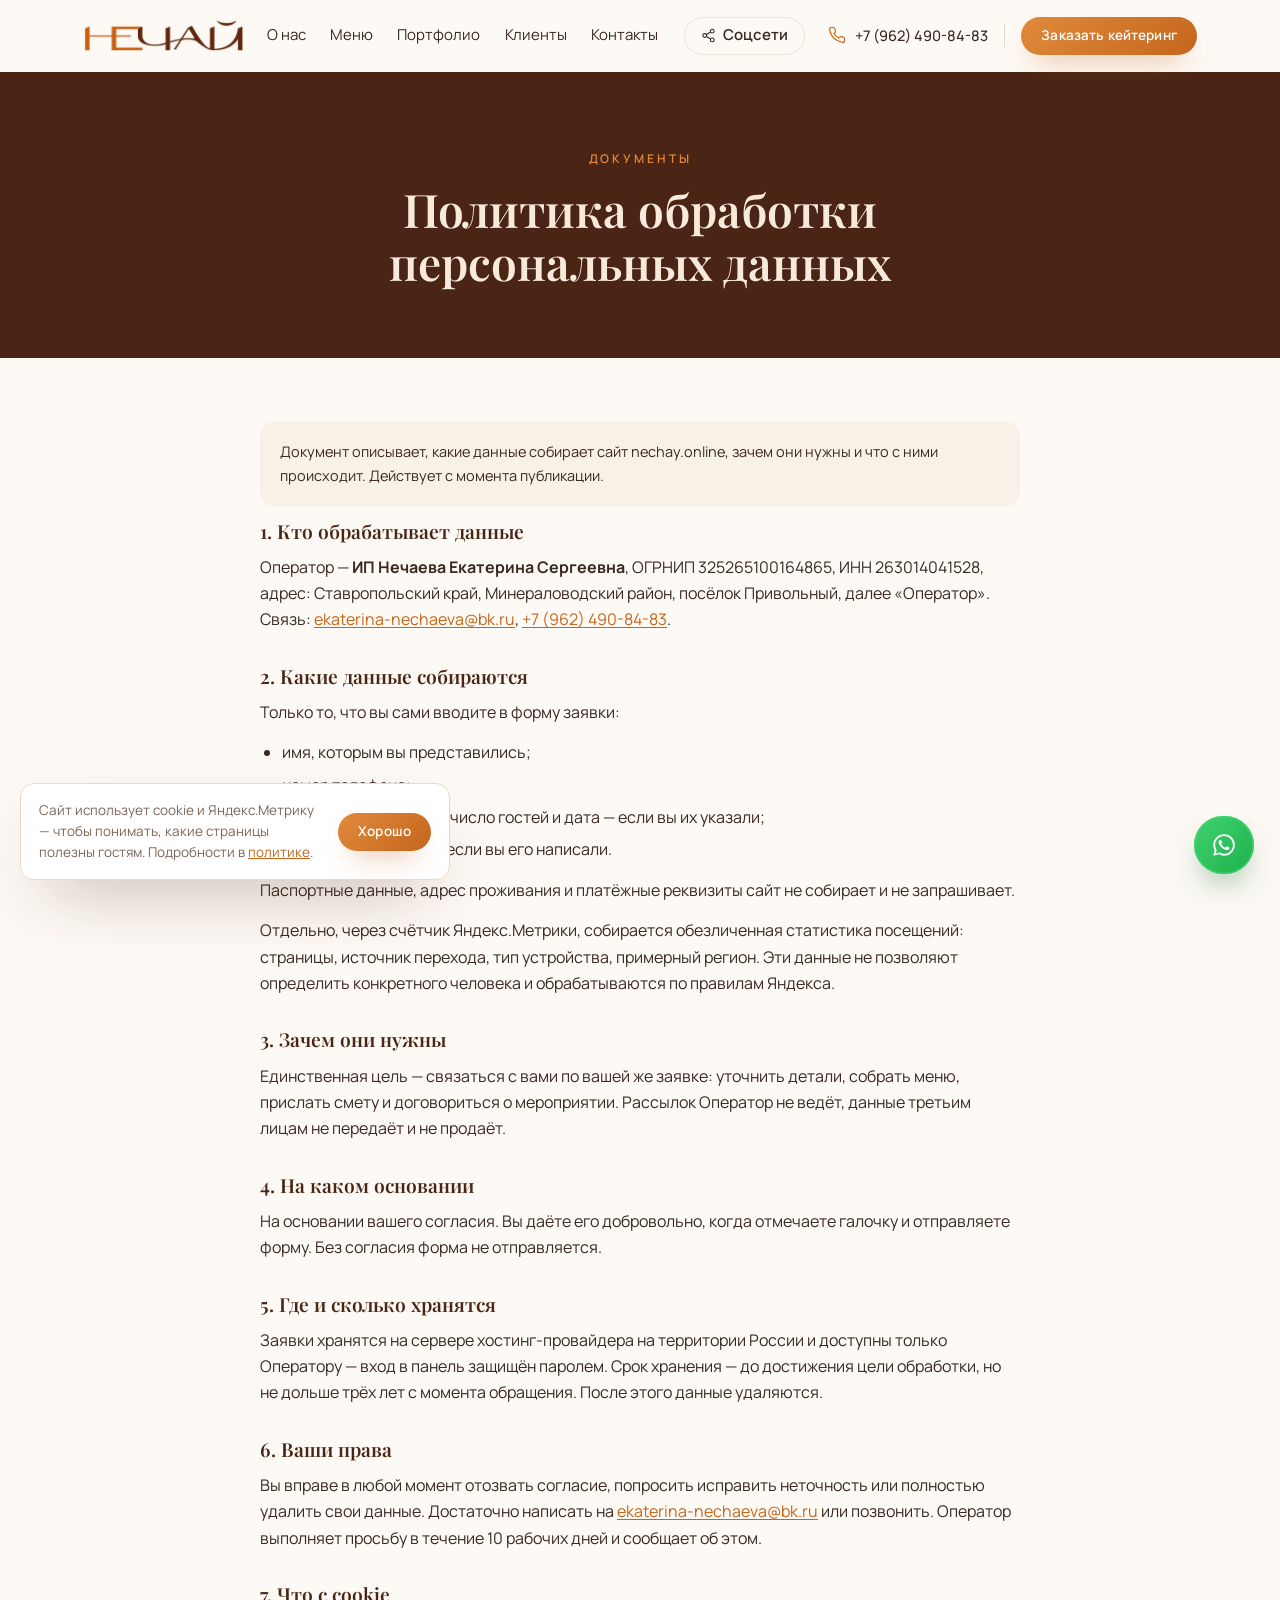
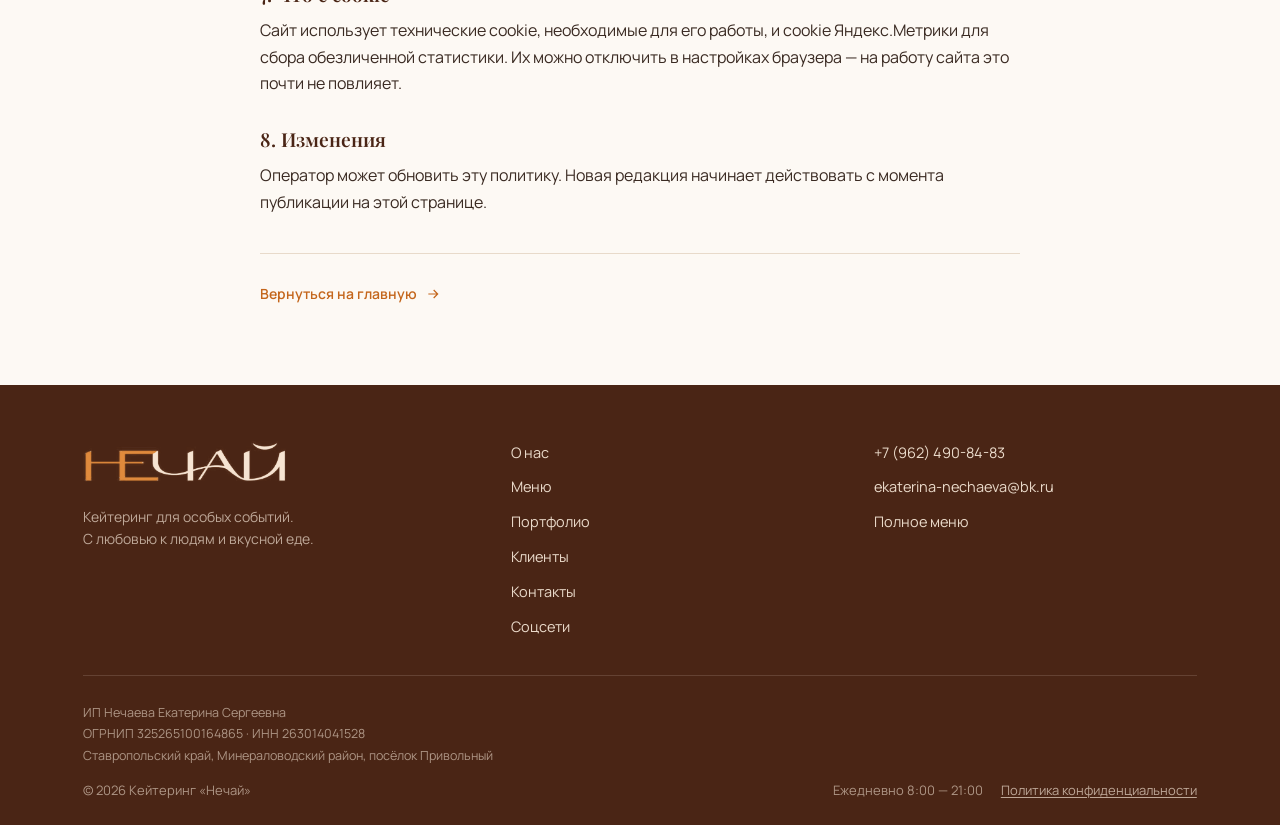
<file: privacy.html>
<!DOCTYPE html>
<html lang="ru">
<head>
<meta charset="UTF-8">
<meta name="viewport" content="width=device-width, initial-scale=1">
<title>Политика обработки персональных данных — НЕЧАЙ</title>
<meta name="description" content="Как кейтеринг «Нечай» собирает, использует и хранит персональные данные посетителей сайта.">
<meta name="robots" content="noindex, follow">
<link rel="canonical" href="https://nechay.online/privacy.html">
<link rel="icon" href="assets/img/favicon.png" type="image/png">
<link rel="preconnect" href="https://fonts.googleapis.com">
<link rel="preconnect" href="https://fonts.gstatic.com" crossorigin>
<link href="https://fonts.googleapis.com/css2?family=Playfair+Display:wght@400;500;600;700&family=Manrope:wght@300;400;500;600;700&family=Marck+Script&display=swap" rel="stylesheet">
<link rel="stylesheet" href="css/style.css?v=28">
</head>
<body>

<!-- ============ HEADER ============ -->
<header class="header" id="header">
  <div class="container header__inner">
    <a href="index.html" class="logo" aria-label="Нечай — на главную">
      <img src="assets/img/logo.png?v=2" alt="НЕЧАЙ" class="logo__img" data-fallback="logo">
      <span class="logo__text" hidden><span>НЕ</span><span>ЧАЙ</span></span>
    </a>

    <nav class="nav" id="nav">
      <a href="index.html#about">О нас</a>
      <a href="index.html#menu">Меню</a>
      <a href="index.html#portfolio">Портфолио</a>
      <a href="index.html#clients">Клиенты</a>
      <a href="index.html#contacts">Контакты</a>
      <a href="social.html" class="nav__btn">
        <svg viewBox="0 0 24 24" width="15" height="15" fill="none" stroke="currentColor" stroke-width="1.7"><circle cx="18" cy="5" r="3"/><circle cx="6" cy="12" r="3"/><circle cx="18" cy="19" r="3"/><path d="m8.6 13.5 6.8 4M15.4 6.5l-6.8 4"/></svg>
        Соцсети
      </a>
    </nav>

    <div class="header__actions">
      <a href="tel:+79624908483" class="header__phone">
        <svg viewBox="0 0 24 24" width="18" height="18" fill="none" stroke="currentColor" stroke-width="1.6"><path d="M22 16.9v3a2 2 0 0 1-2.2 2 19.8 19.8 0 0 1-8.6-3.1 19.5 19.5 0 0 1-6-6A19.8 19.8 0 0 1 2.1 4.2 2 2 0 0 1 4.1 2h3a2 2 0 0 1 2 1.7c.1 1 .4 1.9.7 2.8a2 2 0 0 1-.5 2.1L8.1 9.9a16 16 0 0 0 6 6l1.3-1.3a2 2 0 0 1 2.1-.4c.9.3 1.8.6 2.8.7a2 2 0 0 1 1.7 2z"/></svg>
        <span>+7 (962) 490-84-83</span>
      </a>
      <span class="header__divider"></span>
      <a href="index.html#contacts" class="btn btn--primary btn--sm">Заказать кейтеринг</a>
    </div>

    <button class="burger" id="burger" aria-label="Меню" aria-expanded="false"><span></span><span></span><span></span></button>
  </div>
</header>


<section class="page-hero page-hero--plain">
  <div class="container page-hero__inner">
    <p class="page-hero__eyebrow">Документы</p>
    <h1 class="page-hero__title">Политика обработки<br>персональных данных</h1>
  </div>
</section>

<section class="doc">
  <div class="container doc__inner">

    <p class="doc__note">
      Документ описывает, какие данные собирает сайт nechay.online, зачем они нужны
      и что с ними происходит. Действует с момента публикации.
    </p>

    <h2>1. Кто обрабатывает данные</h2>
    <p>
      Оператор — <b>ИП Нечаева Екатерина Сергеевна</b>, ОГРНИП 325265100164865,
      ИНН 263014041528, адрес: Ставропольский край, Минераловодский район,
      посёлок Привольный, далее «Оператор».<br>
      Связь: <a href="mailto:ekaterina-nechaeva@bk.ru">ekaterina-nechaeva@bk.ru</a>,
      <a href="tel:+79624908483">+7 (962) 490-84-83</a>.
    </p>

    <h2>2. Какие данные собираются</h2>
    <p>Только то, что вы сами вводите в форму заявки:</p>
    <ul>
      <li>имя, которым вы представились;</li>
      <li>номер телефона;</li>
      <li>формат мероприятия, число гостей и дата — если вы их указали;</li>
      <li>текст комментария — если вы его написали.</li>
    </ul>
    <p>
      Паспортные данные, адрес проживания и платёжные реквизиты сайт не собирает
      и не запрашивает.
    </p>
    <p>
      Отдельно, через счётчик Яндекс.Метрики, собирается обезличенная статистика
      посещений: страницы, источник перехода, тип устройства, примерный регион.
      Эти данные не позволяют определить конкретного человека и обрабатываются
      по правилам Яндекса.
    </p>

    <h2>3. Зачем они нужны</h2>
    <p>
      Единственная цель — связаться с вами по вашей же заявке: уточнить детали,
      собрать меню, прислать смету и договориться о мероприятии.
      Рассылок Оператор не ведёт, данные третьим лицам не передаёт и не продаёт.
    </p>

    <h2>4. На каком основании</h2>
    <p>
      На основании вашего согласия. Вы даёте его добровольно, когда отмечаете
      галочку и отправляете форму. Без согласия форма не отправляется.
    </p>

    <h2>5. Где и сколько хранятся</h2>
    <p>
      Заявки хранятся на сервере хостинг-провайдера на территории России
      и доступны только Оператору — вход в панель защищён паролем.
      Срок хранения — до достижения цели обработки, но не дольше трёх лет
      с момента обращения. После этого данные удаляются.
    </p>

    <h2>6. Ваши права</h2>
    <p>
      Вы вправе в любой момент отозвать согласие, попросить исправить
      неточность или полностью удалить свои данные. Достаточно написать
      на <a href="mailto:ekaterina-nechaeva@bk.ru">ekaterina-nechaeva@bk.ru</a>
      или позвонить. Оператор выполняет просьбу в течение 10 рабочих дней
      и сообщает об этом.
    </p>

    <h2 id="cookie">7. Что с cookie</h2>
    <p>
      Сайт использует технические cookie, необходимые для его работы,
      и cookie Яндекс.Метрики для сбора обезличенной статистики.
      Их можно отключить в настройках браузера — на работу сайта это
      почти не повлияет.
    </p>

    <h2>8. Изменения</h2>
    <p>
      Оператор может обновить эту политику. Новая редакция начинает
      действовать с момента публикации на этой странице.
    </p>

    <p class="doc__back">
      <a href="index.html" class="section-link">Вернуться на главную
        <svg viewBox="0 0 24 24" width="16" height="16" fill="none" stroke="currentColor" stroke-width="1.8"><path d="M5 12h14M13 6l6 6-6 6"/></svg>
      </a>
    </p>
  </div>
</section>

<!-- ============ FOOTER ============ -->
<footer class="footer">
  <div class="container footer__inner">
    <div class="footer__brand">
      <span class="logo logo--footer">
        <img src="assets/img/logo-light.png?v=2" alt="НЕЧАЙ" class="logo__img" data-fallback="logo">
        <span class="logo__text" hidden><span>НЕ</span><span>ЧАЙ</span></span>
      </span>
      <p>Кейтеринг для особых событий.<br>С любовью к людям и вкусной еде.</p>
    </div>

    <nav class="footer__nav">
      <a href="index.html#about">О нас</a>
      <a href="index.html#menu">Меню</a>
      <a href="index.html#portfolio">Портфолио</a>
      <a href="index.html#clients">Клиенты</a>
      <a href="index.html#contacts">Контакты</a>
      <a href="social.html">Соцсети</a>
    </nav>

    <div class="footer__contact">
      <a href="tel:+79624908483">+7 (962) 490-84-83</a>
      <a href="mailto:ekaterina-nechaeva@bk.ru">ekaterina-nechaeva@bk.ru</a>
      <a href="https://menusa.app/11ef7fbb8e6bce53bec017064314d17f" target="_blank" rel="noopener">Полное меню</a>
    </div>
  </div>
  <div class="container footer__req">
    <p>
      ИП Нечаева Екатерина Сергеевна<br>
      ОГРНИП 325265100164865 · ИНН 263014041528<br>
      Ставропольский край, Минераловодский район, посёлок Привольный
    </p>
  </div>
  <div class="container footer__bottom">
    <span>© <span id="year">2026</span> Кейтеринг «Нечай»</span>
    <span class="footer__legal">Ежедневно 8:00 — 21:00 <a href="privacy.html">Политика конфиденциальности</a></span>
  </div>
</footer>

<!-- быстрый заказ в WhatsApp -->
<a class="wa-fab" href="https://wa.me/79624908483" target="_blank" rel="noopener"
   aria-label="Написать в WhatsApp">
  <svg viewBox="0 0 24 24" fill="currentColor" aria-hidden="true"><path d="M12.04 2C6.58 2 2.13 6.45 2.13 11.91c0 1.75.46 3.45 1.32 4.95L2 22l5.25-1.38a9.9 9.9 0 0 0 4.79 1.22h.01c5.46 0 9.91-4.45 9.91-9.91 0-2.65-1.03-5.14-2.9-7.01A9.82 9.82 0 0 0 12.04 2Zm0 18.15h-.01a8.2 8.2 0 0 1-4.19-1.15l-.3-.18-3.12.82.83-3.04-.2-.31a8.18 8.18 0 0 1-1.26-4.38c0-4.54 3.7-8.23 8.25-8.23 2.2 0 4.27.86 5.83 2.41a8.18 8.18 0 0 1 2.41 5.83c0 4.54-3.7 8.23-8.24 8.23Zm4.52-6.16c-.25-.12-1.47-.72-1.69-.81-.23-.08-.39-.12-.56.13-.16.24-.64.8-.79.97-.14.16-.29.18-.54.06-.25-.13-1.05-.39-1.99-1.23-.74-.66-1.23-1.47-1.38-1.72-.14-.25-.01-.38.11-.5.11-.11.25-.29.37-.43.13-.15.17-.25.25-.41.08-.17.04-.31-.02-.43-.06-.12-.56-1.34-.76-1.84-.2-.48-.4-.42-.56-.43h-.47c-.17 0-.43.06-.66.31-.22.25-.87.85-.87 2.07s.89 2.4 1.02 2.56c.12.17 1.75 2.67 4.25 3.74.59.26 1.05.41 1.41.52.59.19 1.13.16 1.56.1.48-.07 1.47-.6 1.68-1.18.21-.58.21-1.08.14-1.18-.06-.11-.22-.17-.47-.29Z"/></svg>
  <span>Заказать в WhatsApp</span>
</a>

<!-- уведомление про cookie -->
<div class="cookie" id="cookieNote" role="region" aria-label="Уведомление о cookie" hidden>
  <p>Сайт использует cookie и Яндекс.Метрику — чтобы понимать, какие страницы
     полезны гостям. Подробности в <a href="privacy.html#cookie">политике</a>.</p>
  <button type="button" class="btn btn--primary btn--sm" id="cookieOk">Хорошо</button>
</div>

<script src="js/main.js?v=28"></script>
</body>
</html>
</file>
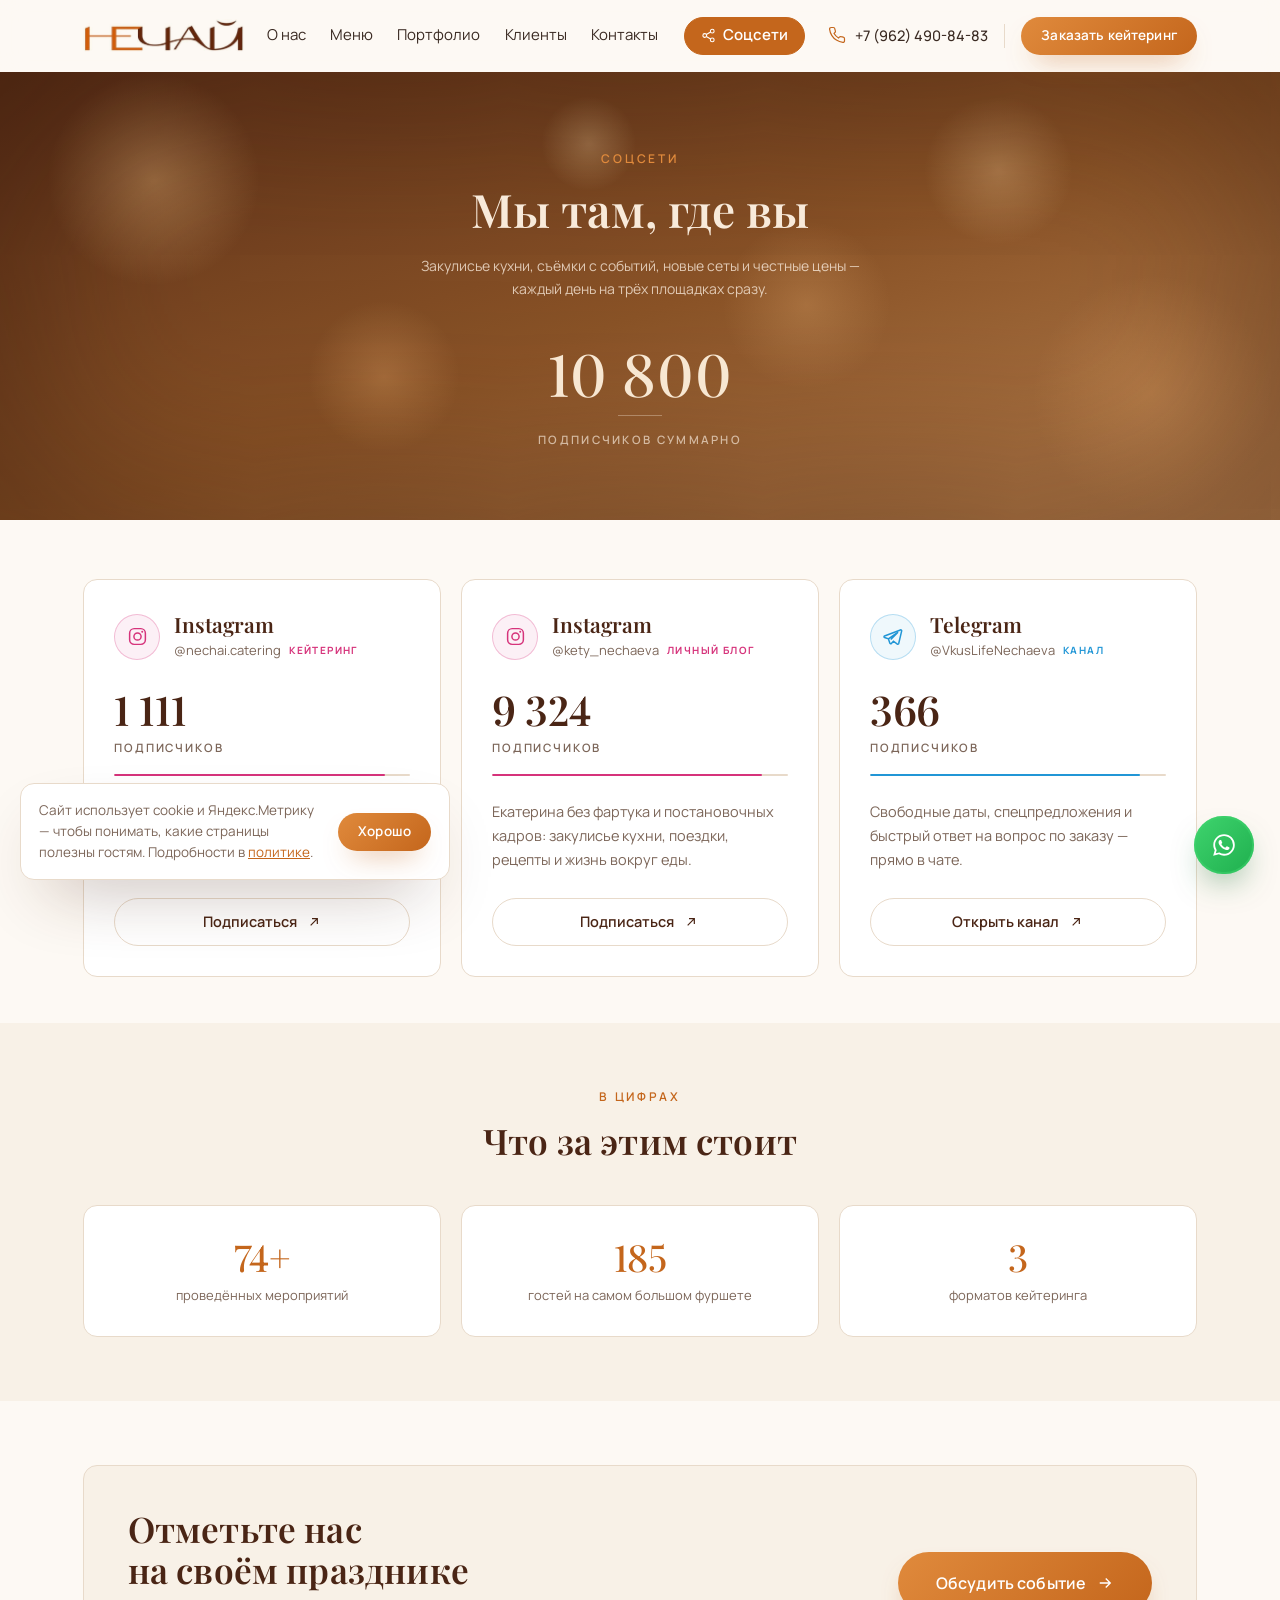
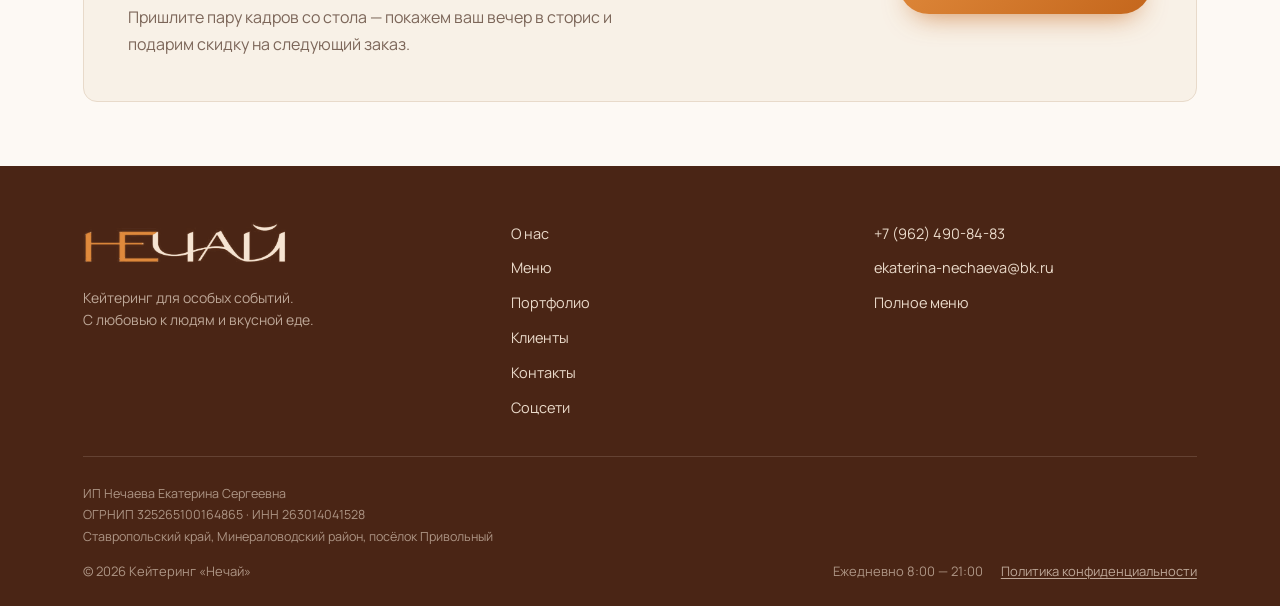
<file: social.html>
<!DOCTYPE html>
<html lang="ru">
<head>
<meta charset="UTF-8">
<meta name="viewport" content="width=device-width, initial-scale=1">
<title>Соцсети — кейтеринг НЕЧАЙ</title>
<meta name="description" content="Кейтеринг «Нечай» в соцсетях: Instagram, YouTube и Telegram. Закулисье кухни, съёмки с событий и анонсы новых сетов.">
<link rel="canonical" href="https://nechay.online/social.html">
<meta name="theme-color" content="#FDF9F4">

<!-- карточка для мессенджеров и соцсетей -->
<meta property="og:type" content="website">
<meta property="og:locale" content="ru_RU">
<meta property="og:site_name" content="Кейтеринг «Нечай»">
<meta property="og:url" content="https://nechay.online/social.html">
<meta property="og:title" content="Соцсети — кейтеринг НЕЧАЙ">
<meta property="og:description" content="Кейтеринг «Нечай» в Instagram и Telegram: закулисье кухни, съёмки с событий и анонсы новых сетов.">
<meta property="og:image" content="https://nechay.online/assets/img/og-cover.jpg">
<meta property="og:image:type" content="image/jpeg">
<meta property="og:image:width" content="1200">
<meta property="og:image:height" content="630">
<meta property="og:image:alt" content="Кейтеринг «Нечай» — фуршетный стол">
<meta name="twitter:card" content="summary_large_image">
<meta name="twitter:title" content="Соцсети — кейтеринг НЕЧАЙ">
<meta name="twitter:description" content="Кейтеринг «Нечай» в Instagram и Telegram: закулисье кухни, съёмки с событий и анонсы новых сетов.">
<meta name="twitter:image" content="https://nechay.online/assets/img/og-cover.jpg">

<link rel="icon" href="assets/img/favicon.png" type="image/png">
<link rel="preconnect" href="https://fonts.googleapis.com">
<link rel="preconnect" href="https://fonts.gstatic.com" crossorigin>
<link href="https://fonts.googleapis.com/css2?family=Playfair+Display:wght@400;500;600;700&family=Manrope:wght@300;400;500;600;700&family=Marck+Script&display=swap" rel="stylesheet">
<link rel="stylesheet" href="css/style.css?v=28">
</head>
<body>

<!-- ============ HEADER ============ -->
<header class="header" id="header">
  <div class="container header__inner">
    <a href="index.html" class="logo" aria-label="Нечай — на главную">
      <img src="assets/img/logo.png?v=2" alt="НЕЧАЙ" class="logo__img" data-fallback="logo">
      <span class="logo__text" hidden><span>НЕ</span><span>ЧАЙ</span></span>
    </a>

    <nav class="nav" id="nav">
      <a href="index.html#about">О нас</a>
      <a href="index.html#menu">Меню</a>
      <a href="index.html#portfolio">Портфолио</a>
      <a href="index.html#clients">Клиенты</a>
      <a href="index.html#contacts">Контакты</a>
      <a href="social.html" class="nav__btn is-active">
        <svg viewBox="0 0 24 24" width="15" height="15" fill="none" stroke="currentColor" stroke-width="1.7"><circle cx="18" cy="5" r="3"/><circle cx="6" cy="12" r="3"/><circle cx="18" cy="19" r="3"/><path d="m8.6 13.5 6.8 4M15.4 6.5l-6.8 4"/></svg>
        Соцсети
      </a>
    </nav>

    <div class="header__actions">
      <a href="tel:+79624908483" class="header__phone">
        <svg viewBox="0 0 24 24" width="18" height="18" fill="none" stroke="currentColor" stroke-width="1.6"><path d="M22 16.9v3a2 2 0 0 1-2.2 2 19.8 19.8 0 0 1-8.6-3.1 19.5 19.5 0 0 1-6-6A19.8 19.8 0 0 1 2.1 4.2 2 2 0 0 1 4.1 2h3a2 2 0 0 1 2 1.7c.1 1 .4 1.9.7 2.8a2 2 0 0 1-.5 2.1L8.1 9.9a16 16 0 0 0 6 6l1.3-1.3a2 2 0 0 1 2.1-.4c.9.3 1.8.6 2.8.7a2 2 0 0 1 1.7 2z"/></svg>
        <span>+7 (962) 490-84-83</span>
      </a>
      <span class="header__divider"></span>
      <a href="index.html#contacts" class="btn btn--primary btn--sm">Заказать кейтеринг</a>
    </div>

    <button class="burger" id="burger" aria-label="Меню" aria-expanded="false"><span></span><span></span><span></span></button>
  </div>
</header>

<!-- ============ ШАПКА СТРАНИЦЫ ============ -->
<section class="page-hero">
  <div class="page-hero__bg"></div>
  <div class="container page-hero__inner">
    <p class="page-hero__eyebrow">Соцсети</p>
    <h1 class="page-hero__title">Мы там, где вы</h1>
    <p class="page-hero__lead">Закулисье кухни, съёмки с событий, новые сеты и честные цены — <br>каждый день на трёх площадках сразу.</p>
    <p class="page-hero__total">
      <span class="counter counter--big" data-count="11815">0</span>
      <span class="page-hero__total-label">подписчиков суммарно</span>
    </p>
  </div>
</section>

<!-- ============ КАРТОЧКИ СОЦСЕТЕЙ ============ -->
<section class="socials">
  <div class="container">
    <div class="socials__grid">

      <article class="social-card social-card--ig">
        <header class="social-card__head">
          <span class="social-card__icon" aria-hidden="true">
            <svg viewBox="0 0 24 24" fill="none" stroke="currentColor" stroke-width="1.7">
              <rect x="3" y="3" width="18" height="18" rx="5.2"/>
              <circle cx="12" cy="12" r="4.1"/>
              <circle cx="17.4" cy="6.6" r="1.15" fill="currentColor" stroke="none"/>
            </svg>
          </span>
          <div>
            <h2>Instagram</h2>
            <p class="social-card__handle">@nechai.catering<span class="social-card__tag">кейтеринг</span></p>
          </div>
        </header>

        <div class="social-card__count">
          <span class="counter" data-count="1215">0</span>
          <span class="social-card__unit">подписчиков</span>
          <span class="counter-bar" aria-hidden="true"><i></i></span>
        </div>

        <p class="social-card__text">Рабочая страница: фуршеты крупным планом, сервировка, новые сеты и всё, что мы готовим на неделе.</p>

        <a href="https://www.instagram.com/nechai.catering" target="_blank" rel="noopener" class="social-card__btn">
          Подписаться
          <svg viewBox="0 0 24 24" width="16" height="16" fill="none" stroke="currentColor" stroke-width="1.8"><path d="M7 17 17 7M9 7h8v8"/></svg>
        </a>
      </article>

      <article class="social-card social-card--ig">
        <header class="social-card__head">
          <span class="social-card__icon" aria-hidden="true">
            <svg viewBox="0 0 24 24" fill="none" stroke="currentColor" stroke-width="1.7">
              <rect x="3" y="3" width="18" height="18" rx="5.2"/>
              <circle cx="12" cy="12" r="4.1"/>
              <circle cx="17.4" cy="6.6" r="1.15" fill="currentColor" stroke="none"/>
            </svg>
          </span>
          <div>
            <h2>Instagram</h2>
            <p class="social-card__handle">@kety_nechaeva<span class="social-card__tag">личный блог</span></p>
          </div>
        </header>

        <div class="social-card__count">
          <span class="counter" data-count="10200">0</span>
          <span class="social-card__unit">подписчиков</span>
          <span class="counter-bar" aria-hidden="true"><i></i></span>
        </div>

        <p class="social-card__text">Екатерина без фартука и постановочных кадров: закулисье кухни, поездки, рецепты и жизнь вокруг еды.</p>

        <a href="https://www.instagram.com/kety_nechaeva" target="_blank" rel="noopener" class="social-card__btn">
          Подписаться
          <svg viewBox="0 0 24 24" width="16" height="16" fill="none" stroke="currentColor" stroke-width="1.8"><path d="M7 17 17 7M9 7h8v8"/></svg>
        </a>
      </article>

      <article class="social-card social-card--tg">
        <header class="social-card__head">
          <span class="social-card__icon" aria-hidden="true">
            <svg viewBox="0 0 24 24" fill="none" stroke="currentColor" stroke-width="1.7">
              <path d="M21 4.5 2.9 11.4c-.8.3-.8 1.4 0 1.7l4.4 1.5 1.7 5c.2.8 1.2 1 1.7.4l2.4-2.6 4.4 3.2c.6.4 1.4.1 1.6-.6L22.5 5.6c.2-.8-.7-1.4-1.5-1.1Z"/>
              <path d="m7.3 14.6 11-7.6-8.3 8.5"/>
            </svg>
          </span>
          <div>
            <h2>Telegram</h2>
            <p class="social-card__handle">@VkusLifeNechaeva<span class="social-card__tag">канал</span></p>
          </div>
        </header>

        <div class="social-card__count">
          <span class="counter" data-count="400">0</span>
          <span class="social-card__unit">подписчиков</span>
          <span class="counter-bar" aria-hidden="true"><i></i></span>
        </div>

        <p class="social-card__text">Свободные даты, спецпредложения и быстрый ответ на вопрос по заказу — прямо в чате.</p>

        <a href="https://t.me/VkusLifeNechaeva" target="_blank" rel="noopener" class="social-card__btn">
          Открыть канал
          <svg viewBox="0 0 24 24" width="16" height="16" fill="none" stroke="currentColor" stroke-width="1.8"><path d="M7 17 17 7M9 7h8v8"/></svg>
        </a>
      </article>

    </div>
  </div>
</section>

<!-- ============ ЦИФРЫ ============ -->
<section class="social-stats">
  <div class="container">
    <div class="section-head section-head--center">
      <p class="eyebrow">В цифрах</p>
      <h2 class="section-title">Что за этим стоит</h2>
    </div>
    <div class="social-stats__grid">
      <article class="stat"><span class="counter" data-count="120" data-suffix="+">0</span><span class="stat__unit">проведённых мероприятий</span></article>
      <article class="stat"><span class="counter" data-count="300">0</span><span class="stat__unit">гостей на самом большом фуршете</span></article>
      <article class="stat"><span class="counter" data-count="5">0</span><span class="stat__unit">форматов кейтеринга</span></article>
    </div>
  </div>
</section>

<!-- ============ CTA ============ -->
<section class="social-cta">
  <div class="container social-cta__inner">
    <div>
      <h2 class="section-title">Отметьте нас<br>на своём празднике</h2>
      <p>Пришлите пару кадров со стола — покажем ваш вечер в сторис и подарим скидку на следующий заказ.</p>
    </div>
    <a href="index.html#contacts" class="btn btn--primary btn--lg">Обсудить событие
      <svg viewBox="0 0 24 24" width="18" height="18" fill="none" stroke="currentColor" stroke-width="1.8"><path d="M5 12h14M13 6l6 6-6 6"/></svg>
    </a>
  </div>
</section>

<!-- ============ FOOTER ============ -->
<footer class="footer">
  <div class="container footer__inner">
    <div class="footer__brand">
      <span class="logo logo--footer">
        <img src="assets/img/logo-light.png?v=2" alt="НЕЧАЙ" class="logo__img" data-fallback="logo">
        <span class="logo__text" hidden><span>НЕ</span><span>ЧАЙ</span></span>
      </span>
      <p>Кейтеринг для особых событий.<br>С любовью к людям и вкусной еде.</p>
    </div>

    <nav class="footer__nav">
      <a href="index.html#about">О нас</a>
      <a href="index.html#menu">Меню</a>
      <a href="index.html#portfolio">Портфолио</a>
      <a href="index.html#clients">Клиенты</a>
      <a href="index.html#contacts">Контакты</a>
      <a href="social.html">Соцсети</a>
    </nav>

    <div class="footer__contact">
      <a href="tel:+79624908483">+7 (962) 490-84-83</a>
      <a href="mailto:ekaterina-nechaeva@bk.ru">ekaterina-nechaeva@bk.ru</a>
      <a href="https://menusa.app/11ef7fbb8e6bce53bec017064314d17f" target="_blank" rel="noopener">Полное меню</a>
    </div>
  </div>
  <div class="container footer__req">
    <p>
      ИП Нечаева Екатерина Сергеевна<br>
      ОГРНИП 325265100164865 · ИНН 263014041528<br>
      Ставропольский край, Минераловодский район, посёлок Привольный
    </p>
  </div>
  <div class="container footer__bottom">
    <span>© <span id="year">2026</span> Кейтеринг «Нечай»</span>
    <span class="footer__legal">Ежедневно 8:00 — 21:00 <a href="privacy.html">Политика конфиденциальности</a></span>
  </div>
</footer>


<!-- быстрый заказ в WhatsApp -->
<a class="wa-fab" href="https://wa.me/79624908483" target="_blank" rel="noopener"
   aria-label="Написать в WhatsApp">
  <svg viewBox="0 0 24 24" fill="currentColor" aria-hidden="true"><path d="M12.04 2C6.58 2 2.13 6.45 2.13 11.91c0 1.75.46 3.45 1.32 4.95L2 22l5.25-1.38a9.9 9.9 0 0 0 4.79 1.22h.01c5.46 0 9.91-4.45 9.91-9.91 0-2.65-1.03-5.14-2.9-7.01A9.82 9.82 0 0 0 12.04 2Zm0 18.15h-.01a8.2 8.2 0 0 1-4.19-1.15l-.3-.18-3.12.82.83-3.04-.2-.31a8.18 8.18 0 0 1-1.26-4.38c0-4.54 3.7-8.23 8.25-8.23 2.2 0 4.27.86 5.83 2.41a8.18 8.18 0 0 1 2.41 5.83c0 4.54-3.7 8.23-8.24 8.23Zm4.52-6.16c-.25-.12-1.47-.72-1.69-.81-.23-.08-.39-.12-.56.13-.16.24-.64.8-.79.97-.14.16-.29.18-.54.06-.25-.13-1.05-.39-1.99-1.23-.74-.66-1.23-1.47-1.38-1.72-.14-.25-.01-.38.11-.5.11-.11.25-.29.37-.43.13-.15.17-.25.25-.41.08-.17.04-.31-.02-.43-.06-.12-.56-1.34-.76-1.84-.2-.48-.4-.42-.56-.43h-.47c-.17 0-.43.06-.66.31-.22.25-.87.85-.87 2.07s.89 2.4 1.02 2.56c.12.17 1.75 2.67 4.25 3.74.59.26 1.05.41 1.41.52.59.19 1.13.16 1.56.1.48-.07 1.47-.6 1.68-1.18.21-.58.21-1.08.14-1.18-.06-.11-.22-.17-.47-.29Z"/></svg>
  <span>Заказать в WhatsApp</span>
</a>

<!-- уведомление про cookie -->
<div class="cookie" id="cookieNote" role="region" aria-label="Уведомление о cookie" hidden>
  <p>Сайт использует cookie и Яндекс.Метрику — чтобы понимать, какие страницы
     полезны гостям. Подробности в <a href="privacy.html#cookie">политике</a>.</p>
  <button type="button" class="btn btn--primary btn--sm" id="cookieOk">Хорошо</button>
</div>

<script src="js/main.js?v=28"></script>
<noscript><div><img src="https://mc.yandex.ru/watch/112389037" style="position:absolute;left:-9999px" alt=""></div></noscript>
</body>
</html>
</file>
<file: css/style.css>
/* ============================================================
   НЕЧАЙ — кейтеринг. Основные стили
   ============================================================ */

:root{
  --cream:        #FDF9F4;
  --cream-2:      #F8F1E7;
  --cream-3:      #F2E7D8;
  --orange:       #C4661C;
  --orange-light: #E08A3C;
  --orange-soft:  #F3E0CE;
  --brown:        #7A3E1E;
  --brown-dark:   #4A2515;
  --ink:          #3A2A22;
  --ink-soft:     #7C6659;
  --line:         #E8DACA;
  --white:        #FFFFFF;

  --font-display: 'Playfair Display', 'Times New Roman', serif;
  --font-body:    'Manrope', -apple-system, 'Segoe UI', Roboto, sans-serif;
  --font-script:  'Marck Script', 'Playfair Display', cursive;

  --radius:   14px;
  --radius-s: 10px;
  --shadow:   0 18px 40px -22px rgba(74, 37, 21, .35);
  --shadow-lg:0 30px 70px -30px rgba(74, 37, 21, .45);
  --header-h: 72px;
  --ease: cubic-bezier(.22,.61,.36,1);
}

*,*::before,*::after{ box-sizing:border-box; }

html{ scroll-behavior:smooth; scroll-padding-top: calc(var(--header-h) + 12px); }

body{
  margin:0;
  font-family:var(--font-body);
  font-size:16px;
  line-height:1.65;
  color:var(--ink);
  background:var(--cream);
  -webkit-font-smoothing:antialiased;
}

img{ max-width:100%; display:block; }
[hidden]{ display:none !important; }
a{ color:inherit; text-decoration:none; }
ul{ margin:0; padding:0; list-style:none; }
h1,h2,h3,h4{ margin:0; font-family:var(--font-display); font-weight:600; line-height:1.15; }
p{ margin:0; }
button{ font:inherit; }

.container{ width:min(1660px, 87%, 100% - 40px); margin-inline:auto; }

/* ---------- shared bits ---------- */
.eyebrow{
  font-size:12px; letter-spacing:.22em; text-transform:uppercase;
  color:var(--orange); font-weight:600; margin-bottom:14px;
}

.section-title{
  font-size:clamp(31px, 2.75vw, 52px);
  color:var(--brown-dark);
  letter-spacing:.005em;
}

.section-head{
  display:flex; align-items:flex-end; justify-content:space-between;
  gap:24px; margin-bottom:36px;
}
.section-head .section-title{ position:relative; }
.section-head:not(.section-head--center) > div > .section-title::after,
.section-head:not(.section-head--center) > .section-title::after{
  content:""; position:absolute; bottom:.42em; left:calc(100% + 22px);
  width:64px; height:2px; background:var(--orange); opacity:.75;
}
.section-head--center{
  flex-direction:column; align-items:center; text-align:center; gap:0;
  margin-bottom:44px;
}
.section-head--center .section-title::after{ display:none; }
.section-sub{ max-width:640px; margin-top:16px; color:var(--ink-soft); }

.section-link{
  display:inline-flex; align-items:center; gap:8px; white-space:nowrap;
  color:var(--orange); font-weight:600; font-size:14px;
  transition:gap .25s var(--ease);
}
.section-link:hover{ gap:14px; }

/* ---------- buttons ---------- */
.btn{
  display:inline-flex; align-items:center; justify-content:center; gap:10px;
  padding:15px 30px; border:0; border-radius:999px; cursor:pointer;
  font-family:var(--font-body); font-size:15px; font-weight:600; letter-spacing:.01em;
  transition:transform .25s var(--ease), box-shadow .25s var(--ease), background .25s var(--ease);
}
.btn--primary{
  background:linear-gradient(135deg, var(--orange-light), var(--orange));
  color:#fff; box-shadow:0 14px 28px -14px rgba(196,102,28,.75);
}
.btn--primary:hover{ transform:translateY(-2px); box-shadow:0 20px 34px -14px rgba(196,102,28,.85); }
.btn--sm{ height:38px; padding:0 20px; font-size:13.5px; white-space:nowrap; }
.btn--lg{ padding:18px 38px; font-size:16px; }
.btn--full{ width:100%; }
.btn svg{ flex:none; }

/* ---------- logo ---------- */
.logo{ display:inline-flex; align-items:center; }
.logo__img{ height:33px; width:auto; object-fit:contain; }
.logo__text{
  font-family:var(--font-display); font-weight:700; font-size:26px;
  letter-spacing:.06em; line-height:1;
}
.logo__text span:first-child{ color:var(--orange); }
.logo__text span:last-child{ color:var(--brown); }
.logo--footer .logo__img{ height:42px; }

/* ============================================================
   HEADER
   ============================================================ */
.header{
  position:fixed; inset:0 0 auto 0; z-index:100;
  height:var(--header-h);
  background:rgba(253,249,244,.92);
  backdrop-filter:blur(12px);
  border-bottom:1px solid transparent;
  transition:box-shadow .3s var(--ease), border-color .3s var(--ease);
}
.header.is-scrolled{ border-color:var(--line); box-shadow:0 8px 26px -20px rgba(74,37,21,.5); }
.header__inner{ height:100%; display:flex; align-items:center; gap:22px; }

.nav{ display:flex; align-items:center; gap:clamp(16px, 1.9vw, 30px); margin-inline:auto; }
.nav a{
  position:relative; font-size:15px; color:var(--ink); white-space:nowrap;
  padding-block:6px; transition:color .2s var(--ease);
}
.nav a::after{
  content:""; position:absolute; left:0; right:100%; bottom:0; height:1.5px;
  background:var(--orange); transition:right .3s var(--ease);
}
.nav a:hover{ color:var(--orange); }
.nav a:hover::after{ right:0; }

.header__actions{ display:flex; align-items:center; gap:16px; }
.header__phone{
  display:inline-flex; align-items:center; gap:9px; white-space:nowrap;
  font-size:14.5px; font-weight:500; color:var(--ink);
  transition:color .2s var(--ease);
}
.header__phone svg{ color:var(--orange); }
.header__phone:hover{ color:var(--orange); }
.header__divider{ width:1px; height:24px; background:var(--line); }

.burger{
  display:none; width:42px; height:42px; border:0; background:transparent;
  cursor:pointer; padding:10px; flex-direction:column; justify-content:space-between;
}
.burger span{ display:block; height:2px; background:var(--brown); border-radius:2px; transition:.3s var(--ease); }
.burger.is-open span:nth-child(1){ transform:translateY(9px) rotate(45deg); }
.burger.is-open span:nth-child(2){ opacity:0; }
.burger.is-open span:nth-child(3){ transform:translateY(-9px) rotate(-45deg); }

/* ============================================================
   HERO
   Фон — фотография, логотип — картинка, надписи — живой текст.
   Ничего не растягивается: логотип рисуется с уменьшением.
   ============================================================ */
.visually-hidden{
  position:absolute; width:1px; height:1px; margin:-1px; padding:0;
  overflow:hidden; clip:rect(0 0 0 0); white-space:nowrap; border:0;
}

.hero{
  position:relative; margin-top:var(--header-h);
  background:var(--cream-2); overflow:hidden;
}
.hero__scene{ position:absolute; inset:0; z-index:0; }
.hero__scene picture{ display:block; width:100%; height:100%; }
.hero__scene img{ width:100%; height:100%; object-fit:cover; object-position:center; }
/* лёгкая подсветка по центру, чтобы тёмный текст читался на любом кадре */
.hero__scene::after{
  content:""; position:absolute; inset:0;
  background:radial-gradient(58% 62% at 50% 52%, rgba(255,250,244,.62), rgba(255,250,244,0) 72%);
}

.hero__inner{
  position:relative; z-index:1;
  min-height:clamp(400px, 33vw, 620px);
  display:flex; align-items:center; justify-content:center;
}
.hero__content{
  display:flex; flex-direction:column; align-items:center;
  text-align:center; padding:6% 0;
}
.hero__content > *{ max-width:100%; }

.hero__logo{ display:block; }
.hero__logo img{ width:clamp(240px, 32vw, 560px); height:auto; display:block; }

.hero__tagline{
  margin-top:4%;
  font-size:clamp(12px, 1.15vw, 21px); letter-spacing:.2em; text-transform:uppercase;
  color:var(--brown-dark); padding-left:.2em;
}
.hero__lead{
  margin-top:2.4%;
  font-size:clamp(13px, 1.15vw, 20px); line-height:1.6; color:var(--ink);
}
.hero__cta{ margin-top:3.6%; }

/* ============================================================
   FEATURES
   ============================================================ */
.features{ background:var(--cream); padding:34px 0; }
.features__grid{
  display:grid; grid-template-columns:repeat(4, 1fr);
}
.feature{
  display:flex; align-items:center; gap:16px;
  padding:8px 26px;
  border-left:1px solid var(--line);
}
.feature:first-child{ border-left:0; padding-left:0; }
.feature__icon{
  flex:none; width:52px; height:52px; border-radius:50%;
  border:1.5px solid var(--orange-soft);
  display:grid; place-items:center; color:var(--orange);
}
.feature__icon svg{ width:26px; height:26px; }
.feature h3{ font-family:var(--font-body); font-size:15px; font-weight:700; color:var(--brown-dark); margin-bottom:4px; }
.feature p{ font-size:12.5px; line-height:1.5; color:var(--ink-soft); }

/* ============================================================
   FORMATS
   ============================================================ */
.formats{ padding:46px 0 80px; }
.formats__grid{
  display:grid; grid-template-columns:repeat(5, 1fr); gap:12px;
}
.format-card{
  position:relative; display:block; border-radius:var(--radius);
  overflow:hidden; aspect-ratio:201/159; background:var(--cream-3);
  box-shadow:var(--shadow);
  transition:transform .4s var(--ease), box-shadow .4s var(--ease);
}
.format-card img{
  width:100%; height:100%; object-fit:cover;
  transition:transform .6s var(--ease);
}
.format-card::after{
  content:""; position:absolute; inset:0;
  background:linear-gradient(180deg, rgba(40,18,8,0) 34%, rgba(40,18,8,.5) 62%, rgba(40,18,8,.9) 100%);
}
.format-card:hover{ transform:translateY(-6px); box-shadow:var(--shadow-lg); }
.format-card:hover img{ transform:scale(1.07); }
.format-card__body{
  position:absolute; z-index:2; left:12px; right:12px; bottom:12px; color:#fff;
  text-shadow:0 1px 6px rgba(30,12,4,.55);
}
.format-card__body h3{ font-size:clamp(13px, 1.02vw, 19px); margin-bottom:3px; line-height:1.1; }
.format-card__body p{ font-size:clamp(9.5px, .7vw, 13px); line-height:1.3; color:rgba(255,255,255,.82); }

/* ============================================================
   ABOUT
   ============================================================ */
.about{ padding:80px 0; background:var(--cream-2); }
.about__inner{
  display:grid; grid-template-columns:0.95fr 1fr; gap:60px; align-items:center;
}
.about__media{ position:relative; }
.about__media picture{ display:block; }
.about__media img{
  width:100%; aspect-ratio:9/10; object-fit:cover;
  border-radius:var(--radius); box-shadow:var(--shadow-lg);
}
.about__badge{
  position:absolute; left:-22px; bottom:34px;
  background:var(--white); border-radius:var(--radius);
  padding:18px 22px; box-shadow:var(--shadow);
  display:flex; align-items:center; gap:14px;
}
.about__badge strong{
  font-family:var(--font-display); font-size:38px; color:var(--orange); line-height:1;
}
.about__badge span{ font-size:12.5px; line-height:1.4; color:var(--ink-soft); }

.about__text .section-title{ margin-bottom:22px; }
.about__text p{ color:var(--ink-soft); margin-bottom:16px; max-width:56ch; }
.about__list{ margin:22px 0 26px; display:grid; gap:11px; }
.about__quote{
  position:relative; margin:0 0 30px; padding-left:20px;
  border-left:2px solid var(--orange-soft);
  font-size:15.5px; line-height:1.65; color:var(--brown-dark);
}
.about__list li{
  position:relative; padding-left:30px; font-size:15px; color:var(--ink);
}
.about__list li::before{
  content:""; position:absolute; left:0; top:.55em;
  width:16px; height:8px; border-left:2px solid var(--orange); border-bottom:2px solid var(--orange);
  transform:rotate(-45deg);
}

/* ============================================================
   MENU
   ============================================================ */
.menu{ padding:84px 0; }
.menu__grid{
  display:grid; grid-template-columns:repeat(3, 1fr); gap:20px;
}
.menu-card{
  background:var(--white); border:1px solid var(--line);
  border-radius:var(--radius); padding:26px 26px 22px;
  transition:transform .3s var(--ease), box-shadow .3s var(--ease), border-color .3s var(--ease);
}
.menu-card:hover{ transform:translateY(-4px); box-shadow:var(--shadow); border-color:var(--orange-soft); }
.menu-card--wide{ grid-column:span 3; }
.menu-card header{
  display:flex; align-items:baseline; justify-content:space-between; gap:16px;
  padding-bottom:14px; margin-bottom:14px; border-bottom:1px solid var(--line);
}
.menu-card header h3{ font-size:23px; color:var(--brown-dark); }
.menu-card header span{
  font-size:12px; letter-spacing:.12em; text-transform:uppercase;
  color:var(--orange); font-weight:600; white-space:nowrap;
}
.menu-card ul{ display:grid; gap:11px; }
.menu-card li{
  display:flex; align-items:baseline; gap:10px;
  font-size:14.5px; color:var(--ink-soft);
}
.menu-card li span{ flex:none; }
.menu-card li::after{
  content:""; order:1; flex:1 1 auto; height:1px; margin-bottom:.25em;
  background:repeating-linear-gradient(90deg, var(--line) 0 3px, transparent 3px 6px);
}
.menu-card li b{ order:2; color:var(--brown-dark); font-weight:600; white-space:nowrap; }
.menu-card__cols{ grid-template-columns:repeat(2, 1fr); column-gap:44px; }

.menu__cta{
  margin-top:40px; text-align:center;
  display:flex; flex-direction:column; align-items:center; gap:18px;
}
.menu__cta p{ color:var(--ink-soft); font-size:14.5px; }

/* ============================================================
   STEPS
   ============================================================ */
.steps{ padding:80px 0; background:var(--cream-2); }
.steps__grid{ display:grid; grid-template-columns:repeat(4,1fr); gap:20px; }
.step{
  background:var(--white); border-radius:var(--radius); padding:30px 26px;
  border:1px solid var(--line);
  transition:transform .3s var(--ease), box-shadow .3s var(--ease);
}
.step:hover{ transform:translateY(-4px); box-shadow:var(--shadow); }
.step__num{
  display:block; font-family:var(--font-display); font-size:40px;
  color:var(--orange-soft); line-height:1; margin-bottom:14px;
}
.step h3{ font-size:20px; color:var(--brown-dark); margin-bottom:8px; }
.step p{ font-size:14.5px; color:var(--ink-soft); }

/* ============================================================
   PORTFOLIO
   ============================================================ */
.portfolio{ padding:84px 0; }
.portfolio__grid{
  display:grid; grid-template-columns:repeat(4,1fr); gap:16px;
}
.portfolio__filter{
  display:flex; flex-wrap:wrap; gap:10px; margin-bottom:26px;
}
.portfolio__filter button{
  padding:10px 22px; border-radius:999px; cursor:pointer;
  border:1px solid var(--line); background:transparent;
  font-size:14.5px; font-weight:600; color:var(--ink-soft);
  transition:background .25s var(--ease), border-color .25s var(--ease),
             color .25s var(--ease);
}
.portfolio__filter button:hover{ color:var(--brown-dark); border-color:var(--orange-soft); }
.portfolio__filter button[aria-pressed="true"]{
  background:var(--orange); border-color:var(--orange); color:#fff;
}
.portfolio__more{ display:flex; justify-content:center; margin-top:30px; }
.btn--ghost{
  background:transparent; border:1px solid var(--line); color:var(--brown-dark);
  box-shadow:none;
}
.btn--ghost:hover{
  background:var(--orange); border-color:var(--orange); color:#fff;
  transform:translateY(-2px);
}
.pf{
  position:relative; display:block; overflow:hidden;
  border-radius:var(--radius); aspect-ratio:1/1; background:var(--cream-3);
  box-shadow:var(--shadow);
}
.pf img{ width:100%; height:100%; object-fit:cover; transition:transform .6s var(--ease); }
.pf::after{
  content:""; position:absolute; inset:0; opacity:0;
  background:linear-gradient(180deg, rgba(48,22,10,0) 45%, rgba(48,22,10,.75) 100%);
  transition:opacity .35s var(--ease);
}
.pf:hover img{ transform:scale(1.06); }
.pf:hover::after{ opacity:1; }
.pf__cap{
  position:absolute; z-index:2; left:16px; bottom:14px; color:#fff;
  font-size:14px; font-weight:600; opacity:0; transform:translateY(8px);
  transition:.35s var(--ease);
}
.pf:hover .pf__cap{ opacity:1; transform:none; }

/* ============================================================
   КЛИЕНТЫ
   ============================================================ */
.clients{ padding:84px 0; background:var(--cream-2); }
.clients__grid{
  display:grid; grid-template-columns:repeat(3, 1fr); gap:16px;
}
.clients__grid li{
  display:grid; place-items:center; text-align:center;
  min-height:132px; padding:22px 24px;
  background:var(--white); border:1px solid var(--line); border-radius:var(--radius);
  transition:transform .3s var(--ease), box-shadow .3s var(--ease), border-color .3s var(--ease);
}
.clients__grid li:hover{
  transform:translateY(-4px); box-shadow:var(--shadow); border-color:var(--orange-soft);
}

.clients__logo{
  width:auto; height:auto; object-fit:contain;
  max-width:min(150px, 100%); max-height:48px;
}
/* знаки разной формы: широкие словесные и компактные марки нужно
   уравнять по оптическому размеру, иначе ряд скачет */
.clients__logo--wide{ max-height:30px; }
.clients__logo--mark{ max-width:104px; max-height:82px; }
.clients__note{
  margin-top:24px; text-align:center; color:var(--ink-soft); font-size:15px;
}

/* ============================================================
   CONTACTS
   ============================================================ */
.contacts{ padding:84px 0; }
.contacts__inner{ display:grid; grid-template-columns:1fr 0.85fr; gap:60px; align-items:start; }
.contacts__lead{ color:var(--ink-soft); margin:20px 0 30px; max-width:48ch; }
.contacts__list{ display:grid; gap:20px; margin-bottom:32px; }
.contacts__list li{ display:flex; gap:16px; align-items:flex-start; }
.contacts__ico{
  flex:none; width:44px; height:44px; border-radius:50%;
  background:var(--orange-soft); color:var(--orange);
  display:grid; place-items:center;
}
.contacts__list div{ display:flex; flex-direction:column; }
.contacts__list div > span{
  font-size:11.5px; letter-spacing:.16em; text-transform:uppercase; color:var(--ink-soft);
  margin-bottom:3px;
}
.contacts__list a, .contacts__list b{ font-size:17px; font-weight:600; color:var(--brown-dark); }
.contacts__list a:hover{ color:var(--orange); }

.contacts__socials{ display:flex; gap:10px; flex-wrap:wrap; }
.contacts__socials a{
  padding:10px 20px; border:1px solid var(--line); border-radius:999px;
  font-size:14px; font-weight:600; color:var(--brown);
  transition:.25s var(--ease);
}
.contacts__socials a:hover{ background:var(--orange); border-color:var(--orange); color:#fff; }

/* ---------- form ---------- */
.form{
  background:var(--white); border:1px solid var(--line);
  border-radius:var(--radius); padding:34px; box-shadow:var(--shadow);
}
.form__title{ font-size:26px; color:var(--brown-dark); margin-bottom:22px; }
.field{ display:block; margin-bottom:16px; }
.field > span{
  display:block; font-size:12px; letter-spacing:.1em; text-transform:uppercase;
  color:var(--ink-soft); margin-bottom:7px; font-weight:600;
}
.field input, .field select, .field textarea{
  width:100%; padding:13px 16px; font:inherit; font-size:15px; color:var(--ink);
  background:var(--cream); border:1px solid var(--line); border-radius:var(--radius-s);
  transition:border-color .2s var(--ease), background .2s var(--ease);
  resize:vertical;
}
.field input:focus, .field select:focus, .field textarea:focus{
  outline:none; border-color:var(--orange); background:var(--white);
}
.field input.is-error, .field select.is-error, .field textarea.is-error{ border-color:#C0392B; }
.field-row{ display:grid; grid-template-columns:1.4fr 1fr; gap:14px; }
.form__note{ font-size:12px; color:var(--ink-soft); margin-top:12px; text-align:center; }
.form__status{ font-size:14px; margin-top:12px; text-align:center; color:var(--orange); font-weight:600; }

/* ============================================================
   FOOTER
   ============================================================ */
.footer{ background:var(--brown-dark); color:#EADACA; padding:56px 0 24px; }
.footer__inner{
  display:grid; grid-template-columns:1.2fr 1fr 1fr; gap:40px;
  padding-bottom:36px; border-bottom:1px solid rgba(234,218,202,.16);
}
.footer__brand p{ font-size:14px; line-height:1.6; color:rgba(234,218,202,.72); margin-top:16px; }
.footer .logo__text span:last-child{ color:#F0DCC8; }
.footer__nav{ display:flex; flex-direction:column; gap:11px; font-size:14.5px; }
.footer__nav a:hover{ color:var(--orange-light); }
.footer__contact{ display:flex; flex-direction:column; gap:11px; font-size:14.5px; align-items:flex-start; }
.footer__contact a:hover{ color:var(--orange-light); }
/* Реквизиты ИП: их требует закон о защите прав потребителей.
   Держим мелко и приглушённо — читать их приходят редко. */
.footer__req{ padding-top:26px; }
.footer__req p{
  margin:0; font-size:12.5px; line-height:1.7;
  /* прозрачность ниже — и контраст падает до 3:1, а это текст,
     который по закону должен читаться */
  color:rgba(234,218,202,.62);
}

.footer__bottom{
  display:flex; justify-content:space-between; gap:16px; flex-wrap:wrap;
  padding-top:14px; font-size:13px; color:rgba(234,218,202,.62);
}

/* ============================================================
   LIGHTBOX
   ============================================================ */
.lightbox{
  position:fixed; inset:0; z-index:200;
  background:rgba(35,16,8,.92);
  display:flex; align-items:center; justify-content:center; gap:20px;
  padding:40px;
}
.lightbox[hidden]{ display:none; }
.lightbox img{ max-width:min(1000px, 82vw); max-height:86vh; border-radius:var(--radius); object-fit:contain; }
.lightbox button{
  background:transparent; border:0; color:#fff; cursor:pointer; line-height:1;
  opacity:.7; transition:opacity .2s var(--ease);
}
.lightbox button:hover{ opacity:1; }
.lightbox__nav{ font-size:52px; padding:10px 16px; }
.lightbox__close{ position:absolute; top:20px; right:28px; font-size:42px; }

/* ============================================================
   ANIMATIONS
   ============================================================ */
.reveal{ opacity:0; transform:translateY(26px); transition:opacity .7s var(--ease), transform .7s var(--ease); }
.reveal.is-visible{ opacity:1; transform:none; }

@media (prefers-reduced-motion: reduce){
  *{ animation:none !important; transition-duration:.01ms !important; }
  .reveal{ opacity:1; transform:none; }
  html{ scroll-behavior:auto; }
}

/* ============================================================
   RESPONSIVE
   ============================================================ */
@media (max-width:1180px){
  .formats__grid{ grid-template-columns:repeat(3,1fr); gap:14px; }
  .social-stats__grid{ grid-template-columns:repeat(3,1fr); }
}

@media (max-width:1024px){
  .nav{ display:none; }
  .burger{ display:flex; margin-left:auto; }
  .header__actions{ display:none; }

  .nav.is-open{
    display:flex; flex-direction:column; gap:0;
    position:fixed; top:var(--header-h); left:0; right:0;
    background:var(--cream); border-bottom:1px solid var(--line);
    padding:12px 24px 20px; box-shadow:var(--shadow);
  }
  .nav.is-open a{ padding:14px 0; border-bottom:1px solid var(--line); font-size:17px; }
  .nav.is-open a:last-child{ border-bottom:0; }


  .features__grid{ grid-template-columns:repeat(2,1fr); gap:24px 0; }
  .feature:nth-child(odd){ border-left:0; padding-left:0; }

  .about__inner{ grid-template-columns:1fr; gap:40px; }
  .about__badge{ left:16px; }
  .menu__grid{ grid-template-columns:repeat(2,1fr); }
  .menu-card--wide{ grid-column:span 2; }
  .steps__grid{ grid-template-columns:repeat(2,1fr); }
  .clients__grid{ grid-template-columns:repeat(2, 1fr); }
  .contacts__inner{ grid-template-columns:1fr; gap:44px; }
  .footer__inner{ grid-template-columns:1fr 1fr; }
}

@media (max-width:760px){
  .container{ width:calc(100% - 32px); }
  /* принудительные переносы верстались под широкий экран */
  .page-hero__lead br,
  .section-sub br{ display:none; }

  .formats__grid{ grid-template-columns:repeat(2,1fr); }
  .format-card{ aspect-ratio:1/1.15; }

  .portfolio__grid{ grid-template-columns:repeat(2,1fr); }

  .section-head{ flex-direction:column; align-items:flex-start; }
  .section-head:not(.section-head--center) > div > .section-title::after,
  .section-head:not(.section-head--center) > .section-title::after{ display:none; }

  .formats, .menu, .about, .steps, .portfolio, .clients, .contacts{ padding:56px 0; }
  .menu__grid{ grid-template-columns:1fr; }
  .menu-card--wide{ grid-column:span 1; }
  .menu-card__cols{ grid-template-columns:1fr; }
  .form{ padding:26px 22px; }
  .about__badge{ left:14px; bottom:14px; padding:14px 16px; }
  .footer__inner{ grid-template-columns:1fr; gap:28px; }
  .lightbox{ padding:16px; }
  .lightbox__nav{ font-size:38px; padding:6px 8px; }
}

@media (max-width:460px){
  .features__grid{ grid-template-columns:1fr; }
  .feature{ border-left:0; padding-left:0; }
  .steps__grid{ grid-template-columns:1fr; }
  .field-row{ grid-template-columns:1fr; }
}

/* ============================================================
   ФИРМЕННЫЕ ПОДЛОЖКИ
   Показываются вместо фотографий, пока их нет в assets/img.
   Как только настоящий файл появится — подложка исчезает сама.
   ============================================================ */
.ph-box{
  position:relative; width:100%; height:100%;
  border-radius:inherit; overflow:hidden;
  --ph-a:#EBD0AB; --ph-b:#CE9257; --ph-c:#9E6537;
  background-color:var(--ph-b);
  background-image:
    repeating-linear-gradient(135deg, rgba(255,250,242,.07) 0 1.5px, transparent 1.5px 11px),
    radial-gradient(40% 36% at 26% 16%, rgba(255,248,236,.72), transparent 72%),
    radial-gradient(26% 22% at 82% 26%, rgba(255,222,180,.5), transparent 74%),
    radial-gradient(48% 42% at 56% 96%, rgba(126,64,28,.42), transparent 72%),
    linear-gradient(155deg, var(--ph-a) 0%, var(--ph-b) 52%, var(--ph-c) 100%);
}
/* зерно — чтобы градиент не выглядел «пластиковым» */
.ph-box::before{
  content:""; position:absolute; inset:0; pointer-events:none;
  background-image:url("data:image/svg+xml,%3Csvg xmlns='http://www.w3.org/2000/svg' width='140' height='140'%3E%3Cfilter id='n'%3E%3CfeTurbulence type='fractalNoise' baseFrequency='.9' numOctaves='3' stitchTiles='stitch'/%3E%3C/filter%3E%3Crect width='100%25' height='100%25' filter='url(%23n)'/%3E%3C/svg%3E");
  opacity:.09;
}
/* мягкая виньетка по краям */
.ph-box::after{
  content:""; position:absolute; inset:0; pointer-events:none;
  box-shadow:inset 0 0 70px rgba(92,46,20,.26);
}
.ph-box__art{
  position:absolute; inset:0; z-index:1;
  display:grid; place-items:center;
}
.ph-box__art svg{
  width:clamp(52px, 34%, 124px); height:auto;
  color:rgba(255,250,243,.62);
  filter:drop-shadow(0 2px 8px rgba(96,48,20,.45)) drop-shadow(0 0 1px rgba(96,48,20,.4));
}

/* оттенки — чтобы плитки не были одинаковыми */
.ph-box--t1{ --ph-a:#F5E2C4; --ph-b:#DFA268; --ph-c:#A4653A; }
.ph-box--t2{ --ph-a:#E4C09A; --ph-b:#BC7A44; --ph-c:#7C4A26; }
.ph-box--t3{ --ph-a:#F7ECD8; --ph-b:#E3B27C; --ph-c:#B87B47; }
.ph-box--t4{ --ph-a:#DDB894; --ph-b:#AE6E42; --ph-c:#6E4123; }
.ph-box--t5{ --ph-a:#F2DCBE; --ph-b:#D49866; --ph-c:#96603A; }
.ph-box--t6{ --ph-a:#E9CFAE; --ph-b:#C98B55; --ph-c:#87522C; }

/* блок «О нас» */
.about__media > .ph-box{
  aspect-ratio:9/10; border-radius:var(--radius); box-shadow:var(--shadow-lg);
}

/* ============================================================
   КНОПКА «СОЦСЕТИ» В МЕНЮ
   ============================================================ */
.nav__btn{
  display:inline-flex; align-items:center; gap:7px;
  height:38px; padding:0 16px; margin-left:2px;
  border:1px solid var(--orange-soft); border-radius:999px;
  font-size:13.5px; font-weight:600; color:var(--orange); white-space:nowrap;
  transition:background .25s var(--ease), border-color .25s var(--ease), color .25s var(--ease);
}
.nav__btn::after{ display:none; }
.nav__btn svg{ flex:none; }
.nav__btn:hover,
.nav__btn.is-active{
  background:var(--orange); border-color:var(--orange); color:#fff;
}

/* ============================================================
   ШАПКА ВНУТРЕННЕЙ СТРАНИЦЫ
   ============================================================ */
.page-hero{
  position:relative; margin-top:var(--header-h);
  padding:clamp(56px, 6vw, 96px) 0 clamp(52px, 5.5vw, 88px);
  overflow:hidden; background:var(--brown-dark);
}
.page-hero__bg{
  position:absolute; inset:0;
  background-color:#3E1F10;
  background-image:
    radial-gradient(circle at 12% 24%, rgba(255,206,140,.34), transparent 9%),
    radial-gradient(circle at 30% 68%, rgba(255,190,120,.26), transparent 8%),
    radial-gradient(circle at 46% 16%, rgba(255,224,170,.28), transparent 6%),
    radial-gradient(circle at 63% 52%, rgba(255,198,132,.22), transparent 10%),
    radial-gradient(circle at 78% 22%, rgba(255,214,158,.30), transparent 7%),
    radial-gradient(circle at 90% 72%, rgba(255,186,116,.24), transparent 10%),
    linear-gradient(160deg, #5A2E17 0%, #8A5327 52%, #B8814F 100%);
}
.page-hero__bg::after{
  content:""; position:absolute; inset:0;
  box-shadow:inset 0 0 200px rgba(50,22,9,.6);
}
.page-hero__inner{ position:relative; z-index:2; text-align:center; }
.page-hero__eyebrow{
  font-size:12px; letter-spacing:.24em; text-transform:uppercase;
  color:var(--orange-light); font-weight:600; margin-bottom:14px;
}
.page-hero__title{
  font-size:clamp(34px, 3.6vw, 62px); color:#F8EADA; margin-bottom:18px;
}
.page-hero__lead{
  color:rgba(244,228,212,.82); font-size:clamp(14px, 1.05vw, 18px);
  line-height:1.65; margin-bottom:34px;
}
.page-hero__total{
  display:inline-flex; flex-direction:column; align-items:center; gap:12px;
  padding-top:10px;
}
.page-hero__total-label{
  position:relative; padding-top:16px;
  font-size:11.5px; letter-spacing:.2em; text-transform:uppercase;
  color:rgba(244,228,212,.7); font-weight:600;
}
.page-hero__total-label::before{
  content:""; position:absolute; top:0; left:50%; transform:translateX(-50%);
  width:44px; height:1px; background:rgba(244,228,212,.35);
}

/* ============================================================
   СЧЁТЧИК
   ============================================================ */
.counter{
  display:block; font-family:var(--font-display); font-weight:600;
  font-size:clamp(36px, 3.2vw, 54px); line-height:1;
  letter-spacing:-.01em; color:var(--brown-dark);
  /* без этого Playfair подставляет минускульные цифры и «11 815»
     выглядит прыгающим по высоте */
  font-variant-numeric:lining-nums tabular-nums;
  font-feature-settings:"lnum" 1, "tnum" 1;
}
.counter--big{
  font-size:clamp(44px, 4.6vw, 76px); font-weight:500;
  color:#F7E7D2; letter-spacing:.01em;
}
.counter-bar{
  display:block; height:2px; margin-top:16px; border-radius:2px;
  background:var(--line); overflow:hidden;
}
.counter-bar i{
  display:block; height:100%; width:0; border-radius:2px;
  background:var(--accent, var(--orange));
}

/* ============================================================
   КАРТОЧКИ СОЦСЕТЕЙ
   ============================================================ */
.socials{ padding:clamp(48px, 4.6vw, 80px) 0 clamp(36px, 3.6vw, 60px); }
.socials__grid{ display:grid; grid-template-columns:repeat(3, 1fr); gap:20px; }

.social-card{
  --accent:var(--orange);
  display:flex; flex-direction:column;
  background:var(--white); border:1px solid var(--line);
  border-radius:var(--radius); padding:32px 30px 30px;
  transition:transform .35s var(--ease), box-shadow .35s var(--ease),
             border-color .35s var(--ease);
}
.social-card:hover{
  transform:translateY(-4px); box-shadow:var(--shadow);
  border-color:var(--orange-soft);
  border-color:color-mix(in srgb, var(--accent) 35%, var(--line));
}

.social-card__head{ display:flex; align-items:center; gap:14px; margin-bottom:28px; }
.social-card__icon{
  flex:none; width:46px; height:46px; border-radius:50%;
  display:grid; place-items:center; color:var(--accent);
  /* запасной вариант для браузеров без color-mix */
  border:1.5px solid var(--line);
  background:var(--cream-2);
  border-color:color-mix(in srgb, var(--accent) 28%, transparent);
  background:color-mix(in srgb, var(--accent) 7%, transparent);
}
.social-card__icon svg{ width:21px; height:21px; }
.social-card__head h2{
  font-size:21px; color:var(--brown-dark); line-height:1.15; font-weight:600;
}
.social-card__handle{
  display:flex; align-items:center; flex-wrap:wrap; gap:8px;
  font-size:13px; color:var(--ink-soft); margin-top:4px;
}
.social-card__tag{
  font-size:10px; font-weight:700; letter-spacing:.14em; text-transform:uppercase;
  color:var(--accent);
}

.social-card__count{ margin-bottom:24px; }
.social-card__unit{
  display:block; margin-top:9px;
  font-size:11.5px; letter-spacing:.16em; text-transform:uppercase;
  color:var(--ink-soft); font-weight:600;
}
.social-card__text{ font-size:14.5px; color:var(--ink-soft); flex:1; margin-bottom:26px; }

.social-card__btn{
  display:inline-flex; align-items:center; justify-content:center; gap:9px;
  height:48px; border-radius:999px;
  font-size:14.5px; font-weight:600;
  color:var(--brown-dark); border:1px solid var(--line); background:transparent;
  transition:background .25s var(--ease), border-color .25s var(--ease),
             color .25s var(--ease);
}
.social-card__btn:hover{
  background:var(--accent); border-color:var(--accent); color:#fff;
}

.social-card--ig{ --accent:#D6337B; }
/* про запас, если появится YouTube */
.social-card--yt{ --accent:#E02B20; }
.social-card--tg{ --accent:#2196D6; }

/* ============================================================
   ЦИФРЫ
   ============================================================ */
.social-stats{ padding:clamp(54px, 5vw, 84px) 0; background:var(--cream-2); }
.social-stats__grid{ display:grid; grid-template-columns:repeat(3, 1fr); gap:20px; }
.stat{
  background:var(--white); border:1px solid var(--line); border-radius:var(--radius);
  padding:32px 26px; text-align:center;
  transition:transform .3s var(--ease), box-shadow .3s var(--ease);
}
.stat:hover{ transform:translateY(-4px); box-shadow:var(--shadow); }
.stat .counter{ color:var(--orange); font-size:clamp(34px, 2.9vw, 48px); font-weight:500; }
.stat__unit{
  display:block; margin-top:10px;
  font-size:13px; color:var(--ink-soft); line-height:1.4;
}

/* ============================================================
   CTA НА СТРАНИЦЕ СОЦСЕТЕЙ
   ============================================================ */
.social-cta{ padding:clamp(54px, 5vw, 84px) 0; }
.social-cta__inner{
  display:flex; align-items:center; justify-content:space-between; gap:36px;
  background:var(--cream-2); border:1px solid var(--line);
  border-radius:var(--radius); padding:clamp(30px, 3.4vw, 52px);
}
.social-cta__inner p{ color:var(--ink-soft); margin-top:14px; max-width:52ch; }

@media (max-width:1024px){
  .socials__grid{ grid-template-columns:1fr; }
  .social-stats__grid{ grid-template-columns:repeat(3, 1fr); }
  .social-cta__inner{ flex-direction:column; align-items:flex-start; }
  .nav.is-open .nav__btn{
    margin:12px 0 0; justify-content:center; padding:13px 20px;
    border-color:var(--orange); background:var(--orange); color:#fff;
  }
}
@media (max-width:460px){
  .social-stats__grid{ grid-template-columns:1fr; }
  .page-hero__total{ padding:18px 26px; width:100%; }
}

/* ============================================================
   КНОПКА БЫСТРОГО ЗАКАЗА В WHATSAPP
   ============================================================ */
.wa-fab{
  position:fixed; z-index:90; right:26px; bottom:26px;
  display:inline-flex; align-items:center; gap:0;
  height:58px; padding:0 17px; border-radius:999px;
  background:linear-gradient(135deg,#3FD46E 0%,#1FAF4E 100%);
  color:#fff; box-shadow:0 16px 34px -14px rgba(20,110,50,.75);
  transition:gap .35s var(--ease), padding .35s var(--ease),
             transform .3s var(--ease), box-shadow .3s var(--ease);
}
.wa-fab svg{ flex:none; width:26px; height:26px; }
.wa-fab span{
  max-width:0; overflow:hidden; white-space:nowrap;
  font-size:15px; font-weight:600; opacity:0;
  transition:max-width .35s var(--ease), opacity .25s var(--ease);
}
.wa-fab:hover{
  gap:11px; padding-right:24px; transform:translateY(-2px);
  box-shadow:0 20px 40px -14px rgba(20,110,50,.85);
}
.wa-fab:hover span{ max-width:220px; opacity:1; }

/* мягкая пульсация, чтобы кнопку заметили */
.wa-fab::before{
  content:""; position:absolute; inset:0; border-radius:inherit;
  border:2px solid rgba(63,212,110,.55);
  animation:wa-pulse 2.6s var(--ease) infinite;
}
@keyframes wa-pulse{
  0%   { transform:scale(1);    opacity:.65; }
  70%  { transform:scale(1.32); opacity:0; }
  100% { transform:scale(1.32); opacity:0; }
}

.contacts__ico--wa{ background:#E4F7EA; color:#1FAF4E; }

@media (max-width:760px){
  .wa-fab{ right:16px; bottom:16px; height:54px; padding:0 15px; }
  .wa-fab svg{ width:25px; height:25px; }
  .wa-fab:hover{ gap:0; padding-right:15px; }
  .wa-fab:hover span{ max-width:0; opacity:0; }
}

@media (prefers-reduced-motion: reduce){
  .wa-fab::before{ animation:none; }
}

/* ============================================================
   ПЕРВЫЙ ЭКРАН НА ТЕЛЕФОНЕ
   ============================================================ */
@media (max-width:760px){
  .hero__inner{ min-height:clamp(300px, 78vw, 380px); }
  .hero__content{ padding:28px 0; }
  .hero__logo img{ width:min(240px, 78vw); }
  .hero__tagline{ margin-top:16px; font-size:11px; letter-spacing:.16em; line-height:1.6; }
  .hero__lead{ margin-top:10px; font-size:13px; }
  .hero__lead br{ display:none; }
  .hero__cta{ margin-top:18px; padding:13px 22px; font-size:14px; }
}

/* ============================================================
   ПРЕИМУЩЕСТВА НА ТЕЛЕФОНЕ — тёмная плашка в четыре колонки
   ============================================================ */
@media (max-width:760px){
  .features{ padding:0; margin-top:-14px; position:relative; z-index:3; }
  .features__grid{
    grid-template-columns:repeat(4, 1fr); gap:0;
    background:var(--brown-dark); border-radius:22px;
    padding:22px 4px;
    box-shadow:0 18px 40px -26px rgba(46,20,8,.8);
  }
  .feature{
    flex-direction:column; align-items:center; text-align:center;
    gap:9px; padding:2px 6px;
    border-left:1px solid rgba(240,220,200,.18);
  }
  .feature:first-child{ border-left:0; padding-left:6px; }
  .feature__icon{
    width:38px; height:38px;
    border-color:rgba(240,220,200,.38); color:var(--orange-light);
  }
  .feature__icon svg{ width:19px; height:19px; }
  .feature h3{ font-size:11.5px; line-height:1.25; color:#F6E7D6; margin-bottom:5px; }
  .feature p{ font-size:9.5px; line-height:1.35; color:rgba(240,220,200,.62); }
}

/* ============================================================
   ФОРМАТЫ НА ТЕЛЕФОНЕ — карусель со стрелкой и точками
   ============================================================ */
.format-card__go{
  position:absolute; z-index:3; right:12px; bottom:12px;
  width:30px; height:30px; border-radius:50%;
  display:none; place-items:center;
  color:#fff; border:1px solid rgba(255,255,255,.55);
  background:rgba(255,255,255,.12);
}
.format-card__go svg{ width:15px; height:15px; }

.formats__dots{ display:none; }

@media (max-width:760px){
  .formats{ padding-top:36px; }
  .formats .section-head{ align-items:center; text-align:center; }
  .formats .section-head .section-link{ display:none; }

  .formats__grid{
    grid-template-columns:none;
    grid-auto-flow:column;
    grid-auto-columns:calc(50% - 6px);
    grid-template-rows:repeat(2, auto);
    gap:12px;
    overflow-x:auto; overscroll-behavior-x:contain;
    scroll-snap-type:x mandatory;
    scrollbar-width:none;
  }
  .formats__grid::-webkit-scrollbar{ display:none; }
  .format-card{ scroll-snap-align:start; aspect-ratio:201/159; }
  /* сетка заполняется по столбцам, а читать карточки надо слева направо,
     поэтому переставляем порядок: на первом экране выходят пары
     «Фуршеты — Банкеты» сверху и «Доставка — Десерты» снизу */
  .format-card:nth-child(1){ order:1; }
  .format-card:nth-child(2){ order:3; }
  .format-card:nth-child(3){ order:2; }
  .format-card:nth-child(4){ order:4; }
  .format-card:nth-child(5){ order:5; }
  .format-card:nth-child(6){ order:6; }
  /* при нечётном числе форматов последняя карточка занимает столбец целиком,
     иначе под ней остаётся пустая клетка */
  .formats__grid > .format-card:last-child:nth-child(odd){
    grid-row:span 2; aspect-ratio:auto;
  }
  .format-card__body{ left:11px; right:46px; bottom:11px; }
  .format-card__go{ display:grid; }

  .formats__dots{
    display:flex; justify-content:center; gap:8px; margin-top:18px;
  }
  .formats__dots button{
    width:7px; height:7px; padding:0; border:0; border-radius:50%;
    background:var(--cream-3); cursor:pointer;
    transition:background .25s var(--ease), width .25s var(--ease);
  }
  .formats__dots button[aria-current="true"]{
    width:20px; border-radius:4px; background:var(--orange);
  }
}

/* ============================================================
   КАРТИНКИ В <picture>
   Обёртка не должна ломать раскладку карточек — тянем её
   на весь блок, дальше размерами управляет сам <img>.
   ============================================================ */
.format-card picture,
.pf picture{ display:block; width:100%; height:100%; }

/* ============================================================
   ШТУЧНЫЕ ЗАКУСКИ — полоска над меню
   ============================================================ */
.menu__canape{
  display:flex; flex-wrap:wrap; justify-content:center;
  gap:14px; margin:0 0 40px;
}
.menu__canape li{
  width:104px; height:104px; border-radius:50%;
  background:var(--white); border:1px solid var(--line);
  display:grid; place-items:center; overflow:hidden;
  transition:transform .3s var(--ease), box-shadow .3s var(--ease),
             border-color .3s var(--ease);
}
.menu__canape li:hover{
  transform:translateY(-4px) scale(1.04);
  box-shadow:var(--shadow); border-color:var(--orange-soft);
}
.menu__canape img{
  width:88%; height:88%; object-fit:contain;
}

@media (max-width:760px){
  .menu__canape{ gap:10px; margin-bottom:30px; }
  .menu__canape li{ width:78px; height:78px; }
}
@media (max-width:400px){
  .menu__canape li{ width:68px; height:68px; }
}

/* ============================================================
   СОГЛАСИЕ НА ОБРАБОТКУ ДАННЫХ
   ============================================================ */
.form__agree{
  display:flex; align-items:flex-start; gap:10px;
  margin:4px 0 18px; font-size:12.5px; line-height:1.5; color:var(--ink-soft);
  cursor:pointer;
}
.form__agree input{
  flex:none; width:17px; height:17px; margin-top:1px;
  accent-color:var(--orange); cursor:pointer;
}
.form__agree a{ color:var(--orange); text-decoration:underline; text-underline-offset:2px; }
.form__agree.is-error{ color:#C0392B; }
.form__agree.is-error input{ outline:2px solid #C0392B; outline-offset:2px; }

.footer__legal{ display:flex; flex-wrap:wrap; gap:6px 18px; }
.footer__legal a{ color:rgba(234,218,202,.72); text-decoration:underline; text-underline-offset:2px; }
.footer__legal a:hover{ color:var(--orange-light); }

/* ============================================================
   СЛУЖЕБНАЯ СТРАНИЦА (политика)
   ============================================================ */
.page-hero--plain{ padding-bottom:clamp(40px, 4vw, 64px); }
.doc{ padding:clamp(48px, 5vw, 84px) 0; }
.doc__inner{ max-width:760px; }
.doc__note{
  padding:18px 20px; margin-bottom:34px;
  background:var(--cream-2); border-radius:var(--radius);
  font-size:14.5px; color:var(--ink-soft);
}
.doc h2{
  font-size:clamp(19px, 1.5vw, 24px); color:var(--brown-dark);
  margin:32px 0 12px;
}
.doc h2:first-of-type{ margin-top:0; }
.doc p{ margin-bottom:14px; color:var(--ink); }
.doc ul{ margin:0 0 14px; padding-left:22px; list-style:disc; color:var(--ink); }
.doc li{ margin-bottom:6px; }
.doc a{ color:var(--orange); text-decoration:underline; text-underline-offset:2px; }
.doc__back{ margin-top:38px; padding-top:26px; border-top:1px solid var(--line); }
.doc__back a{ text-decoration:none; }

/* ============================================================
   ЧАСТЫЕ ВОПРОСЫ
   ============================================================ */
.faq{ padding:clamp(54px, 5vw, 84px) 0; }
.faq__list{ max-width:820px; margin-inline:auto; display:grid; gap:12px; }

.faq__item{
  background:var(--white); border:1px solid var(--line);
  border-radius:var(--radius); overflow:hidden;
  transition:border-color .25s var(--ease), box-shadow .25s var(--ease);
}
.faq__item[open]{ border-color:var(--orange-soft); box-shadow:var(--shadow); }

.faq__item summary{
  display:flex; align-items:center; justify-content:space-between; gap:16px;
  padding:20px 24px; cursor:pointer; list-style:none;
  font-family:var(--font-display); font-size:clamp(16px, 1.25vw, 20px);
  color:var(--brown-dark); line-height:1.3;
}
.faq__item summary::-webkit-details-marker{ display:none; }
.faq__item summary::after{
  content:""; flex:none; width:11px; height:11px;
  border-right:2px solid var(--orange); border-bottom:2px solid var(--orange);
  transform:rotate(45deg) translate(-2px,-2px);
  transition:transform .3s var(--ease);
}
.faq__item[open] summary::after{ transform:rotate(-135deg) translate(-2px,-2px); }
.faq__item summary:hover{ color:var(--orange); }

.faq__answer{ padding:0 24px 22px; }
.faq__answer p{ color:var(--ink-soft); font-size:15px; line-height:1.7; max-width:66ch; }

@media (max-width:760px){
  .faq__item summary{ padding:16px 18px; gap:12px; }
  .faq__answer{ padding:0 18px 18px; }
  .faq__answer p{ font-size:14.5px; }
}

/* ============================================================
   УВЕДОМЛЕНИЕ ПРО COOKIE
   ============================================================ */
.cookie{
  position:fixed; z-index:95; left:20px; bottom:20px;
  width:min(430px, calc(100vw - 40px));
  display:flex; align-items:center; gap:14px; flex-wrap:wrap;
  padding:16px 18px;
  background:var(--white); border:1px solid var(--line);
  border-radius:var(--radius); box-shadow:var(--shadow-lg);
  animation:cookie-in .45s var(--ease) both;
}
.cookie p{
  flex:1 1 200px; margin:0;
  font-size:13.5px; line-height:1.55; color:var(--ink-soft);
}
.cookie a{ color:var(--orange); text-decoration:underline; }
.cookie .btn{ flex:none; }

@keyframes cookie-in{
  from{ opacity:0; transform:translateY(16px); }
  to  { opacity:1; transform:none; }
}

/* На узком экране полоса растягивается на всю ширину и закрыла бы
   кнопку WhatsApp — поэтому кнопка поднимается ровно на её высоту. */
@media (max-width:700px){
  .cookie{ left:12px; right:12px; bottom:12px; width:auto; }
  .wa-fab{ bottom:calc(26px + var(--cookie-h, 0px)); }
}

@media (prefers-reduced-motion: reduce){
  .cookie{ animation:none; }
}
</file>
